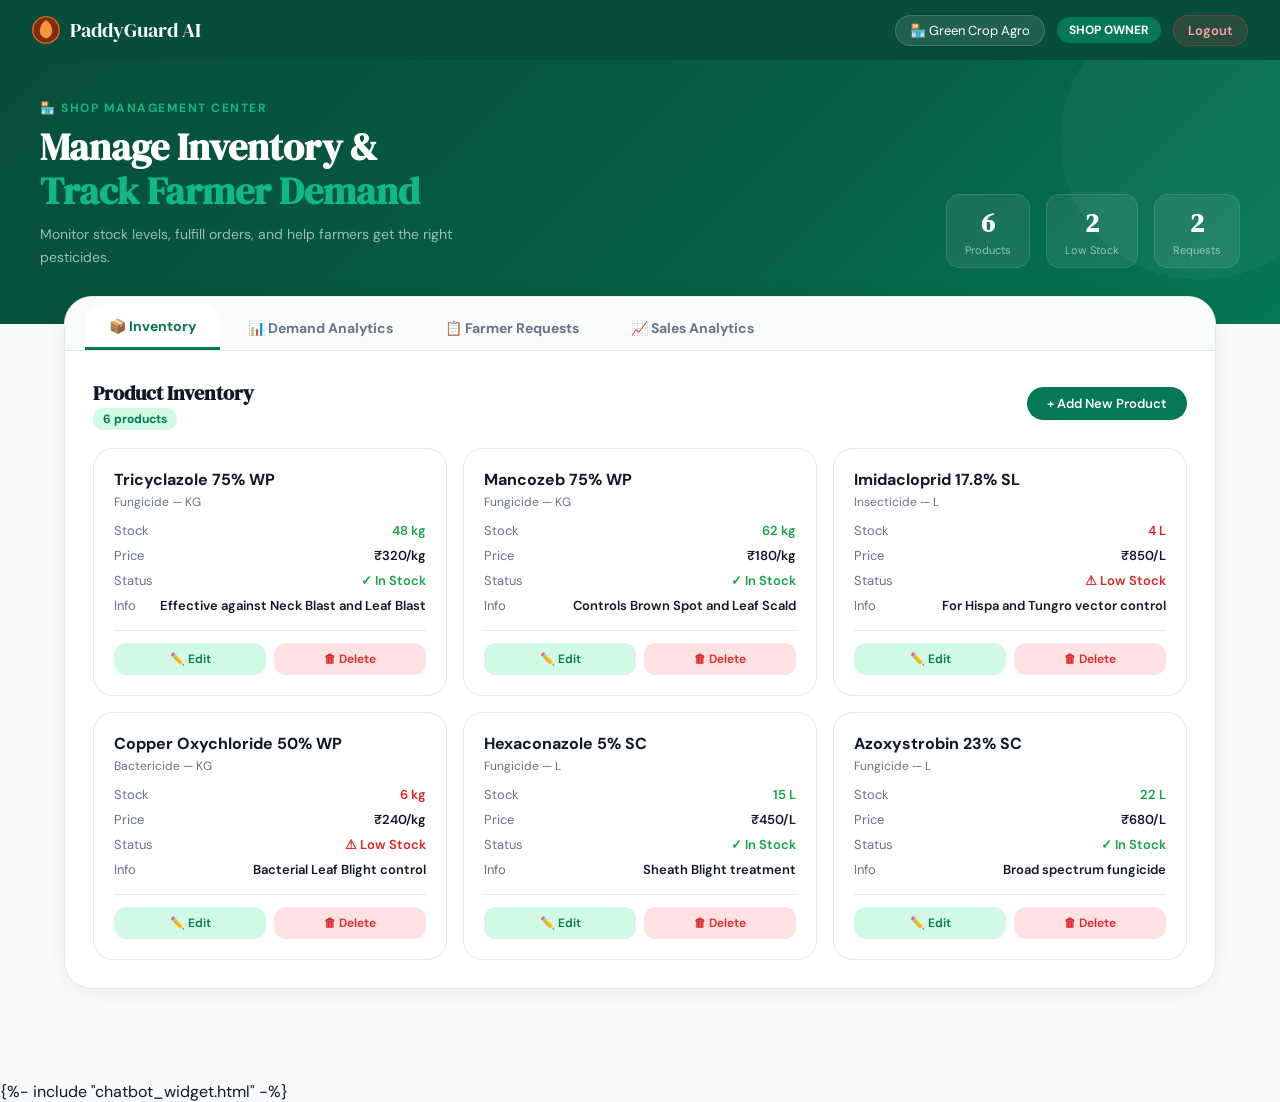
<file: templates/shop_dashboard.html>
<!DOCTYPE html>
<html lang="en">
<head>
  <!-- PWA Setup -->
  <link rel="manifest" href="/static/manifest.json">
  <meta name="theme-color" content="#16a34a">
  <link rel="apple-touch-icon" href="/static/icon-192.png">

<meta charset="UTF-8"/>
<meta name="viewport" content="width=device-width, initial-scale=1.0"/>
<title>PaddyGuard AI — Shop Owner Dashboard</title>
<link href="https://fonts.googleapis.com/css2?family=DM+Serif+Display&family=DM+Sans:wght@300;400;500;600;700&display=swap" rel="stylesheet"/>
<style>
  :root {
  --orange-900: #064e3b;
  --orange-800: #065f46;
  --orange-600: #047857;
  --orange-500: #059669;
  --orange-400: #10b981;
  --orange-100: #d1fae5;
  --green-700: #1a5c38;
  --green-500: #27a05e;
  --green-400: #4ade80;
  --green-100: #dcfce7;
  --red: #ef4444;
  --blue: #3b82f6;
  --border: #e2e8f0;
  --text-main: #0f172a;
  --text-muted: #64748b;
  --bg: #f8fafc;
  --shadow: 0 4px 24px rgba(0,0,0,0.06);
  --radius: 20px;
}


* { margin:0; padding:0; box-sizing:border-box; }
body { font-family:'DM Sans',sans-serif; background:var(--bg); color:var(--text-main); min-height:100vh; }

/* ── TOPBAR ── */
.topbar {
  background: var(--orange-900);
  height: 60px;
  padding: 0 32px;
  display: flex;
  align-items: center;
  justify-content: space-between;
  position: sticky;
  top: 0;
  z-index: 100;
}
.logo { display:flex; align-items:center; gap:10px; font-family:'DM Serif Display',serif; font-size:20px; color:#fff; }
.topbar-right { display:flex; align-items:center; gap:12px; }
.user-chip { background:rgba(255,255,255,0.1); border:1px solid rgba(255,255,255,0.15); color:#fff; padding:6px 14px; border-radius:30px; font-size:13px; }
.role-badge { background:var(--orange-600); color:#fff; padding:5px 12px; border-radius:30px; font-size:12px; font-weight:700; }
.btn-logout { background:rgba(239,68,68,0.15); border:1px solid rgba(239,68,68,0.3); color:#fca5a5; padding:6px 14px; border-radius:30px; cursor:pointer; font-size:13px; font-family:inherit; font-weight:600; }

/* ── HERO ── */
.hero {
  background: linear-gradient(135deg, var(--orange-900) 0%, var(--orange-800) 60%, var(--orange-600) 100%);
  padding: 40px 32px 56px;
  position: relative;
  overflow: hidden;
}
.hero::before { content:''; position:absolute; top:-60px; right:-60px; width:280px; height:280px; background:rgba(255,255,255,0.04); border-radius:50%; }
.hero-inner { max-width:1200px; margin:0 auto; position:relative; z-index:1; display:flex; justify-content:space-between; align-items:flex-end; flex-wrap:wrap; gap:24px; }
.hero-label { font-size:12px; font-weight:700; letter-spacing:1.5px; color:var(--orange-400); text-transform:uppercase; margin-bottom:10px; }
.hero-title { font-family:'DM Serif Display',serif; font-size:38px; color:#fff; line-height:1.15; margin-bottom:10px; }
.hero-title span { color:var(--orange-400); }
.hero-sub { color:rgba(255,255,255,0.6); font-size:14px; max-width:440px; line-height:1.6; }
.hero-stats { display:flex; gap:16px; flex-wrap:wrap; }
.hero-stat { background:rgba(255,255,255,0.08); border:1px solid rgba(255,255,255,0.1); padding:10px 18px; border-radius:14px; text-align:center; }
.hero-stat-val { font-size:26px; font-weight:800; color:#fff; font-family:'DM Serif Display',serif; }
.hero-stat-label { font-size:11px; color:rgba(255,255,255,0.55); margin-top:2px; }

/* ── MAIN ── */
.main { max-width:1200px; margin:-28px auto 0; padding:0 24px 60px; position:relative; z-index:2; }

/* ── TABS ── */
.tabs-container {
  background: #fff;
  border-radius: 28px;
  box-shadow: var(--shadow);
  border: 1px solid var(--border);
  overflow: hidden;
  margin-bottom: 32px;
}
.tabs-header {
  display: flex;
  gap: 4px;
  background: #fafcfb;
  border-bottom: 1px solid var(--border);
  padding: 8px 20px 0;
  flex-wrap: wrap;
}
.tab-btn {
  padding: 12px 24px;
  font-family: 'DM Sans', sans-serif;
  font-weight: 700;
  font-size: 14px;
  background: none;
  border: none;
  cursor: pointer;
  color: var(--text-muted);
  border-radius: 16px 16px 0 0;
  transition: all 0.2s;
  display: flex;
  align-items: center;
  gap: 8px;
}
.tab-btn:hover { color: var(--orange-600); background: var(--orange-100); }
.tab-btn.active {
  color: var(--orange-600);
  background: #fff;
  border-bottom: 3px solid var(--orange-600);
}
.tab-content {
  display: none;
  padding: 28px;
  animation: fadeIn 0.3s ease;
}
.tab-content.active { display: block; }
@keyframes fadeIn {
  from { opacity: 0; transform: translateY(10px); }
  to { opacity: 1; transform: translateY(0); }
}

/* ── SECTION HEADER ── */
.sec-header { display:flex; align-items:center; justify-content:space-between; flex-wrap:wrap; gap:12px; margin-bottom:20px; }
.sec-title { font-family:'DM Serif Display',serif; font-size:20px; }
.sec-badge { background:var(--orange-100); color:var(--orange-600); padding:3px 10px; border-radius:20px; font-size:12px; font-weight:700; }
.btn-add {
  background: var(--orange-600);
  color: #fff;
  border: none;
  padding: 8px 20px;
  border-radius: 30px;
  font-family: inherit;
  font-weight: 600;
  font-size: 13px;
  cursor: pointer;
  display: flex;
  align-items: center;
  gap: 6px;
}
.btn-add:hover { background: var(--orange-800); }

/* ── STAT CARDS ── */
.stats-grid { display:grid; grid-template-columns:repeat(4,1fr); gap:16px; margin-bottom:28px; }
@media(max-width:700px){ .stats-grid{ grid-template-columns:repeat(2,1fr); } }
.stat-card { background:#fff; border-radius:20px; padding:20px; border:1px solid var(--border); box-shadow:var(--shadow); }
.stat-icon { font-size:28px; margin-bottom:10px; }
.stat-val { font-size:32px; font-weight:800; font-family:'DM Serif Display',serif; }
.stat-label { font-size:12px; font-weight:600; color:var(--text-muted); margin-top:4px; }

/* ── INVENTORY GRID ── */
.inv-grid { display:grid; grid-template-columns:repeat(auto-fill, minmax(320px,1fr)); gap:16px; }
.inv-card {
  background: #fff;
  border-radius: 20px;
  padding: 20px;
  border: 1px solid var(--border);
  transition: 0.2s;
  position: relative;
}
.inv-card:hover { border-color: var(--orange-400); box-shadow: var(--shadow); }
.inv-name { font-size: 16px; font-weight: 700; margin-bottom: 4px; }
.inv-type { font-size: 12px; color: var(--text-muted); margin-bottom: 12px; }
.inv-row { display: flex; justify-content: space-between; font-size: 13px; margin-bottom: 8px; }
.inv-key { color: var(--text-muted); }
.inv-val { font-weight: 600; }
.stock-ok { color: #16a34a; }
.stock-low { color: #dc2626; }
.stock-critical { color: #dc2626; font-weight: 800; }
.card-actions { display: flex; gap: 8px; margin-top: 16px; padding-top: 12px; border-top: 1px solid var(--border); }
.btn-edit, .btn-delete {
  flex: 1;
  padding: 8px;
  border-radius: 12px;
  font-size: 12px;
  font-weight: 600;
  cursor: pointer;
  text-align: center;
  font-family: inherit;
}
.btn-edit { background: var(--orange-100); color: var(--orange-600); border: none; }
.btn-edit:hover { background: var(--orange-200); }
.btn-delete { background: #fee2e2; color: #dc2626; border: none; }
.btn-delete:hover { background: #fecaca; }

/* ── DEMAND GRID ── */
.demand-grid { display:grid; grid-template-columns:repeat(auto-fill, minmax(200px,1fr)); gap:16px; }
.demand-card {
  background: #fff;
  border-radius: 16px;
  padding: 18px;
  border: 1px solid var(--border);
  text-align: center;
  transition: 0.2s;
}
.demand-card:hover { border-color: var(--orange-400); transform: translateY(-2px); }
.demand-name { font-size: 14px; font-weight: 700; margin-bottom: 8px; }
.demand-count { font-size: 28px; font-weight: 800; color: var(--orange-600); }
.demand-label { font-size: 11px; color: var(--text-muted); margin-top: 4px; }

/* ── REQUESTS LIST ── */
.requests-list { display: flex; flex-direction: column; gap: 16px; }
.request-card {
  background: #fff;
  border-radius: 20px;
  padding: 18px;
  border: 1px solid var(--border);
  transition: 0.2s;
}
.request-card:hover { border-color: var(--orange-400); }
.request-header { display: flex; justify-content: space-between; align-items: flex-start; flex-wrap: wrap; gap: 10px; margin-bottom: 12px; }
.request-farmer { font-weight: 700; font-size: 15px; display: flex; align-items: center; gap: 8px; }
.request-status {
  padding: 4px 12px;
  border-radius: 20px;
  font-size: 11px;
  font-weight: 700;
}
.status-pending { background: #fef3c7; color: #6ed85c88; }
.status-fulfilled { background: #dcfce7; color: #15803d; }
.request-details { display: grid; grid-template-columns: repeat(auto-fill, minmax(200px,1fr)); gap: 12px; margin-bottom: 12px; font-size: 13px; }
.detail-item { color: var(--text-muted); }
.detail-item strong { color: var(--text-main); }
.request-actions { display: flex; gap: 10px; }
.btn-fulfill {
  background: var(--green-700);
  color: #fff;
  border: none;
  padding: 8px 20px;
  border-radius: 12px;
  font-family: inherit;
  font-weight: 600;
  font-size: 12px;
  cursor: pointer;
}
.btn-contact {
  background: var(--orange-100);
  color: var(--orange-600);
  border: none;
  padding: 8px 20px;
  border-radius: 12px;
  font-family: inherit;
  font-weight: 600;
  font-size: 12px;
  cursor: pointer;
  text-decoration: none;
  display: inline-flex;
  align-items: center;
  gap: 5px;
}

/* ── MODAL ── */
.modal-overlay {
  display: none;
  position: fixed;
  inset: 0;
  background: rgba(0,0,0,0.55);
  backdrop-filter: blur(4px);
  z-index: 200;
  align-items: center;
  justify-content: center;
}
.modal-overlay.open { display: flex; }
.modal-box {
  background: #fff;
  width: 90%;
  max-width: 500px;
  border-radius: 28px;
  overflow: hidden;
  box-shadow: 0 30px 60px rgba(0,0,0,0.25);
}
.modal-head {
  background: var(--orange-800);
  color: #fff;
  padding: 18px 24px;
  display: flex;
  justify-content: space-between;
  align-items: center;
}
.modal-title { font-family: 'DM Serif Display', serif; font-size: 18px; }
.modal-close {
  background: none;
  border: none;
  color: #fff;
  font-size: 24px;
  cursor: pointer;
}
.modal-body { padding: 24px; }
.modal-body input, .modal-body select, .modal-body textarea {
  width: 100%;
  padding: 12px 14px;
  border: 1.5px solid var(--border);
  border-radius: 14px;
  font-family: inherit;
  font-size: 14px;
  margin-bottom: 16px;
}
.modal-body label { font-size: 13px; font-weight: 600; color: var(--text-muted); margin-bottom: 4px; display: block; }
.modal-body textarea { resize: vertical; }
.btn-submit {
  background: var(--orange-600);
  color: #fff;
  border: none;
  padding: 12px;
  border-radius: 30px;
  font-family: inherit;
  font-weight: 700;
  font-size: 14px;
  cursor: pointer;
  width: 100%;
}

/* ── TOAST ── */
.toast {
  position: fixed;
  bottom: 24px;
  right: 24px;
  background: var(--orange-800);
  color: #fff;
  padding: 12px 20px;
  border-radius: 30px;
  font-size: 13px;
  font-weight: 600;
  transform: translateY(80px);
  opacity: 0;
  transition: all 0.3s;
  z-index: 999;
}
.toast.show { transform: translateY(0); opacity: 1; }

/* ── EMPTY STATE ── */
.empty-state { text-align: center; padding: 60px 24px; color: var(--text-muted); }
.empty-icon { font-size: 48px; margin-bottom: 12px; }

@media(max-width:768px){
  .sidebar { position: relative; width: 100%; height: auto; border-right: none; border-bottom: 1px solid var(--border-color); flex-direction: row; flex-wrap: wrap; align-items: center; justify-content: space-between; padding: 16px; }
  .main-content { margin-left: 0; padding: 16px; max-width: 100%; }
  .nav-menu { flex-direction: row; flex-wrap: wrap; gap: 5px; width: 100%; margin-top: 10px; }
  .nav-item { flex: 1; min-width: 120px; padding: 8px; justify-content: center; }
  .user-profile { display: none; }
  .stat-grid { grid-template-columns: 1fr; }
  .charts-wrapper { grid-template-columns: 1fr; }
  .table-container { overflow-x: auto; display: block; width: 100%; }
}

</style>
</head>
<body>

<div class="topbar">
  <div class="logo">
    <svg width="28" height="28" viewBox="0 0 36 36" fill="none">
      <circle cx="18" cy="18" r="17" fill="#7c2d12" stroke="#f97316" stroke-width="1.5"/>
      <path d="M18 5C18 5 10 10 10 19C10 23.8 13 27.5 18 29C23 27.5 26 23.8 26 19C26 10 18 5 18 5Z" fill="#fb923c"/>
    </svg>
    PaddyGuard AI
  </div>
  <div class="topbar-right">
    <span class="user-chip">🏪 <span id="shopName">Shop Owner</span></span>
    <span class="role-badge">SHOP OWNER</span>
    <button class="btn-logout" onclick="logout()">Logout</button>
  </div>
</div>

<div class="hero">
  <div class="hero-inner">
    <div class="hero-left">
      <div class="hero-label">🏪 Shop Management Center</div>
      <h1 class="hero-title">Manage Inventory &<br/><span>Track Farmer Demand</span></h1>
      <p class="hero-sub">Monitor stock levels, fulfill orders, and help farmers get the right pesticides.</p>
    </div>
    <div class="hero-stats">
      <div class="hero-stat"><div class="hero-stat-val" id="heroTotal">0</div><div class="hero-stat-label">Products</div></div>
      <div class="hero-stat"><div class="hero-stat-val" id="heroLowStock">0</div><div class="hero-stat-label">Low Stock</div></div>
      <div class="hero-stat"><div class="hero-stat-val" id="heroRequests">0</div><div class="hero-stat-label">Requests</div></div>
    </div>
  </div>
</div>

<div class="main">
  <div class="tabs-container">
    <div class="tabs-header">
      <button class="tab-btn active" onclick="switchTab('inventory')">📦 Inventory</button>
      <button class="tab-btn" onclick="switchTab('demand')">📊 Demand Analytics</button>
      <button class="tab-btn" onclick="switchTab('requests')">📋 Farmer Requests</button>
      <button class="tab-btn" onclick="switchTab('analytics')">📈 Sales Analytics</button>
    </div>

    <!-- TAB 1: INVENTORY -->
    <div id="tab-inventory" class="tab-content active">
      <div class="sec-header">
        <div class="sec-header-left">
          <h2 class="sec-title">Product Inventory</h2>
          <span class="sec-badge" id="inventoryCount">0 products</span>
        </div>
        <button class="btn-add" onclick="openAddProductModal()">+ Add New Product</button>
      </div>
      <div class="inv-grid" id="inventoryGrid"></div>
    </div>

    <!-- TAB 2: DEMAND ANALYTICS -->
    <div id="tab-demand" class="tab-content">
      <div class="sec-header">
        <h2 class="sec-title">Top Demanded Pesticides</h2>
        <span class="sec-badge">Based on farmer requests</span>
      </div>
      <div class="demand-grid" id="demandGrid"></div>
    </div>

    <!-- TAB 3: FARMER REQUESTS -->
    <div id="tab-requests" class="tab-content">
      <div class="sec-header">
        <h2 class="sec-title">Farmer Product Requests</h2>
        <span class="sec-badge" id="requestsCount">0 requests</span>
      </div>
      <div class="requests-list" id="requestsList"></div>
    </div>

    <!-- TAB 4: SALES ANALYTICS -->
    <div id="tab-analytics" class="tab-content">
      <div class="stats-grid" style="margin-bottom: 24px;">
        <div class="stat-card">
          <div class="stat-icon">💰</div>
          <div class="stat-label">Total Revenue</div>
          <div class="stat-val" id="totalRevenue">₹0</div>
        </div>
        <div class="stat-card">
          <div class="stat-icon">📊</div>
          <div class="stat-label">Total Orders</div>
          <div class="stat-val" id="totalOrders">0</div>
        </div>
        <div class="stat-card">
          <div class="stat-icon">⭐</div>
          <div class="stat-label">Avg. Rating</div>
          <div class="stat-val" id="avgRating">0</div>
        </div>
        <div class="stat-card">
          <div class="stat-icon">🔄</div>
          <div class="stat-label">Reorder Rate</div>
          <div class="stat-val" id="reorderRate">0%</div>
        </div>
      </div>
      <div class="sec-header">
        <h2 class="sec-title">Recent Sales</h2>
      </div>
      <div class="requests-list" id="salesList"></div>
    </div>
  </div>
</div>

<!-- ADD/EDIT PRODUCT MODAL -->
<div id="productModal" class="modal-overlay">
  <div class="modal-box">
    <div class="modal-head">
      <span class="modal-title" id="modalTitle">Add Product</span>
      <button class="modal-close" onclick="closeProductModal()">✕</button>
    </div>
    <div class="modal-body">
      <input type="hidden" id="productId">
      <label>Product Name</label>
      <input type="text" id="productName" placeholder="e.g., Tricyclazole 75% WP">
      <label>Category / Type</label>
      <select id="productCategory">
        <option value="Fungicide">Fungicide</option>
        <option value="Insecticide">Insecticide</option>
        <option value="Bactericide">Bactericide</option>
        <option value="Herbicide">Herbicide</option>
        <option value="Organic">Organic</option>
      </select>
      <label>Stock Quantity</label>
      <input type="number" id="productStock" placeholder="Quantity in kg/L" step="0.5">
      <label>Price (₹ per unit)</label>
      <input type="number" id="productPrice" placeholder="Price per kg/L">
      <label>Unit</label>
      <select id="productUnit">
        <option value="kg">kg</option>
        <option value="L">L</option>
        <option value="g">g</option>
        <option value="ml">ml</option>
      </select>
      <label>Minimum Stock Alert</label>
      <input type="number" id="productMinStock" placeholder="Alert when stock below" value="10">
      <label>Description (optional)</label>
      <textarea id="productDesc" rows="2" placeholder="Target diseases, usage instructions..."></textarea>
      <button class="btn-submit" onclick="saveProduct()">Save Product</button>
    </div>
  </div>
</div>

<div class="toast" id="toast"></div>

<script>
// ─── STORAGE KEYS ───
const INVENTORY_KEY = 'pg_shop_inventory';
const SHOP_REQUESTS_KEY = 'pg_shop_requests';
const SALES_KEY = 'pg_shop_sales';
const SHOP_KEY = 'pg_shop';

// ─── SAMPLE INITIAL DATA ───
const DEFAULT_INVENTORY = [
  { id: 'p1', name: 'Tricyclazole 75% WP', category: 'Fungicide', stock: 48, price: 320, unit: 'kg', minStock: 10, description: 'Effective against Neck Blast and Leaf Blast' },
  { id: 'p2', name: 'Mancozeb 75% WP', category: 'Fungicide', stock: 62, price: 180, unit: 'kg', minStock: 15, description: 'Controls Brown Spot and Leaf Scald' },
  { id: 'p3', name: 'Imidacloprid 17.8% SL', category: 'Insecticide', stock: 4, price: 850, unit: 'L', minStock: 10, description: 'For Hispa and Tungro vector control' },
  { id: 'p4', name: 'Copper Oxychloride 50% WP', category: 'Bactericide', stock: 6, price: 240, unit: 'kg', minStock: 8, description: 'Bacterial Leaf Blight control' },
  { id: 'p5', name: 'Hexaconazole 5% SC', category: 'Fungicide', stock: 15, price: 450, unit: 'L', minStock: 5, description: 'Sheath Blight treatment' },
  { id: 'p6', name: 'Azoxystrobin 23% SC', category: 'Fungicide', stock: 22, price: 680, unit: 'L', minStock: 8, description: 'Broad spectrum fungicide' }
];

const DEFAULT_REQUESTS = [
  { id: 'r1', farmerName: 'Raju Yadav', farmerPhone: '+919876543210', farmerLocation: 'Karimnagar', productName: 'Tricyclazole 75% WP', quantity: 5, unit: 'kg', status: 'pending', date: '2026-04-05', message: 'Need urgently for Neck Blast' },
  { id: 'r2', farmerName: 'Suresh Kumar', farmerPhone: '+919123456789', farmerLocation: 'Jagtial', productName: 'Mancozeb 75% WP', quantity: 10, unit: 'kg', status: 'pending', date: '2026-04-06', message: 'Brown spot spreading' },
  { id: 'r3', farmerName: 'Venkat Reddy', farmerPhone: '+919887654321', farmerLocation: 'Metpally', productName: 'Imidacloprid 17.8% SL', quantity: 2, unit: 'L', status: 'fulfilled', date: '2026-04-01', message: '' }
];

// ─── STATE ───
let inventory = [];
let shopRequests = [];
let sales = [];
let shopName = 'Green Crop Agro';

// ─── INIT ───
function init() {
  loadData();
  renderInventory();
  renderDemandAnalytics();
  renderRequests();
  renderSalesAnalytics();
  updateStats();
  document.getElementById('shopName').textContent = shopName;
}

function loadData() {
  const savedInv = localStorage.getItem(INVENTORY_KEY);
  if (savedInv) {
    inventory = JSON.parse(savedInv);
  } else {
    inventory = DEFAULT_INVENTORY;
    localStorage.setItem(INVENTORY_KEY, JSON.stringify(inventory));
  }
  
  const savedReqs = localStorage.getItem(SHOP_REQUESTS_KEY);
  if (savedReqs) {
    shopRequests = JSON.parse(savedReqs);
  } else {
    shopRequests = DEFAULT_REQUESTS;
    localStorage.setItem(SHOP_REQUESTS_KEY, JSON.stringify(shopRequests));
  }
  
  const savedSales = localStorage.getItem(SALES_KEY);
  if (savedSales) {
    sales = JSON.parse(savedSales);
  } else {
    sales = [];
    localStorage.setItem(SALES_KEY, JSON.stringify(sales));
  }
  
  const savedShop = localStorage.getItem(SHOP_KEY);
  if (savedShop) {
    const shop = JSON.parse(savedShop);
    shopName = shop.name || 'Green Crop Agro';
  }
}

function saveInventory() {
  localStorage.setItem(INVENTORY_KEY, JSON.stringify(inventory));
}

function saveRequests() {
  localStorage.setItem(SHOP_REQUESTS_KEY, JSON.stringify(shopRequests));
}

function saveSales() {
  localStorage.setItem(SALES_KEY, JSON.stringify(sales));
}

// ─── INVENTORY RENDERING ───
function renderInventory() {
  const grid = document.getElementById('inventoryGrid');
  document.getElementById('inventoryCount').textContent = inventory.length + ' products';
  
  if (!inventory.length) {
    grid.innerHTML = `<div class="empty-state"><div class="empty-icon">📦</div><div>No products yet. Click "Add New Product" to start.</div></div>`;
    return;
  }
  
  grid.innerHTML = inventory.map(product => {
    const isLowStock = product.stock <= product.minStock;
    const stockClass = isLowStock ? 'stock-low' : 'stock-ok';
    const stockText = isLowStock ? (product.stock <= 2 ? '🔴 Critical Stock' : '⚠ Low Stock') : '✓ In Stock';
    
    return `
    <div class="inv-card">
      <div class="inv-name">${escapeHtml(product.name)}</div>
      <div class="inv-type">${product.category} — ${product.unit ? product.unit.toUpperCase() : ''}</div>
      <div class="inv-row"><span class="inv-key">Stock</span><span class="inv-val ${stockClass}">${product.stock} ${product.unit}</span></div>
      <div class="inv-row"><span class="inv-key">Price</span><span class="inv-val">₹${product.price}/${product.unit}</span></div>
      <div class="inv-row"><span class="inv-key">Status</span><span class="inv-val ${stockClass}">${stockText}</span></div>
      ${product.description ? `<div class="inv-row"><span class="inv-key">Info</span><span class="inv-val">${escapeHtml(product.description.substring(0, 50))}${product.description.length > 50 ? '...' : ''}</span></div>` : ''}
      <div class="card-actions">
        <button class="btn-edit" onclick="editProduct('${product.id}')">✏️ Edit</button>
        <button class="btn-delete" onclick="deleteProduct('${product.id}')">🗑 Delete</button>
      </div>
    </div>`;
  }).join('');
}

function openAddProductModal() {
  document.getElementById('modalTitle').textContent = 'Add New Product';
  document.getElementById('productId').value = '';
  document.getElementById('productName').value = '';
  document.getElementById('productCategory').value = 'Fungicide';
  document.getElementById('productStock').value = '';
  document.getElementById('productPrice').value = '';
  document.getElementById('productUnit').value = 'kg';
  document.getElementById('productMinStock').value = '10';
  document.getElementById('productDesc').value = '';
  document.getElementById('productModal').classList.add('open');
}

window.editProduct = function(id) {
  const product = inventory.find(p => p.id === id);
  if (!product) return;
  document.getElementById('modalTitle').textContent = 'Edit Product';
  document.getElementById('productId').value = product.id;
  document.getElementById('productName').value = product.name;
  document.getElementById('productCategory').value = product.category;
  document.getElementById('productStock').value = product.stock;
  document.getElementById('productPrice').value = product.price;
  document.getElementById('productUnit').value = product.unit;
  document.getElementById('productMinStock').value = product.minStock;
  document.getElementById('productDesc').value = product.description || '';
  document.getElementById('productModal').classList.add('open');
};

function saveProduct() {
  const id = document.getElementById('productId').value;
  const product = {
    id: id || 'p' + Date.now(),
    name: document.getElementById('productName').value,
    category: document.getElementById('productCategory').value,
    stock: parseFloat(document.getElementById('productStock').value) || 0,
    price: parseFloat(document.getElementById('productPrice').value) || 0,
    unit: document.getElementById('productUnit').value,
    minStock: parseFloat(document.getElementById('productMinStock').value) || 10,
    description: document.getElementById('productDesc').value
  };
  
  if (!product.name) { showToast('❌ Please enter product name'); return; }
  if (product.stock < 0) { showToast('❌ Invalid stock quantity'); return; }
  if (product.price <= 0) { showToast('❌ Please enter valid price'); return; }
  
  if (id) {
    const index = inventory.findIndex(p => p.id === id);
    if (index !== -1) inventory[index] = product;
  } else {
    inventory.push(product);
  }
  
  saveInventory();
  closeProductModal();
  renderInventory();
  updateStats();
  renderDemandAnalytics();
  showToast(id ? '✅ Product updated!' : '✅ Product added!');
}

window.deleteProduct = function(id) {
  if (confirm('Are you sure you want to delete this product?')) {
    inventory = inventory.filter(p => p.id !== id);
    saveInventory();
    renderInventory();
    updateStats();
    renderDemandAnalytics();
    showToast('✅ Product deleted');
  }
};

function closeProductModal() {
  document.getElementById('productModal').classList.remove('open');
}

// ─── DEMAND ANALYTICS ───
function renderDemandAnalytics() {
  // Count how many times each product is requested
  const demandMap = {};
  shopRequests.forEach(req => {
    if (req.status !== 'fulfilled') return;
    const productName = req.productName;
    demandMap[productName] = (demandMap[productName] || 0) + (req.quantity || 1);
  });
  
  // Also count from inventory? Add some sample demand
  const topDemands = [
    { name: 'Tricyclazole 75% WP', count: 24 },
    { name: 'Mancozeb 75% WP', count: 18 },
    { name: 'Hexaconazole 5% SC', count: 15 },
    { name: 'Copper Oxychloride', count: 12 },
    { name: 'Imidacloprid 17.8%', count: 8 }
  ];
  
  const grid = document.getElementById('demandGrid');
  grid.innerHTML = topDemands.map(d => `
    <div class="demand-card">
      <div class="demand-name">${escapeHtml(d.name)}</div>
      <div class="demand-count">${d.count}</div>
      <div class="demand-label">requests this month</div>
    </div>
  `).join('');
}

// ─── FARMER REQUESTS ───
function renderRequests() {
  const container = document.getElementById('requestsList');
  const pendingReqs = shopRequests.filter(r => r.status === 'pending');
  document.getElementById('requestsCount').textContent = pendingReqs.length + ' pending';
  
  if (!shopRequests.length) {
    container.innerHTML = `<div class="empty-state"><div class="empty-icon">📋</div><div>No farmer requests yet.</div></div>`;
    return;
  }
  
  container.innerHTML = shopRequests.map(req => `
    <div class="request-card">
      <div class="request-header">
        <div class="request-farmer">
          <span>👨‍🌾 ${escapeHtml(req.farmerName)}</span>
          <span style="font-size: 12px; color: var(--text-muted);">📍 ${escapeHtml(req.farmerLocation)}</span>
        </div>
        <span class="request-status ${req.status === 'pending' ? 'status-pending' : 'status-fulfilled'}">
          ${req.status === 'pending' ? '⏳ Pending' : '✅ Fulfilled'}
        </span>
      </div>
      <div class="request-details">
        <div class="detail-item"><strong>🧪 Product:</strong> ${escapeHtml(req.productName)}</div>
        <div class="detail-item"><strong>📦 Quantity:</strong> ${req.quantity} ${req.unit}</div>
        <div class="detail-item"><strong>📅 Requested:</strong> ${req.date}</div>
      </div>
      ${req.message ? `<div style="font-size: 12px; color: var(--text-muted); margin-bottom: 12px;"><strong>💬 Message:</strong> ${escapeHtml(req.message)}</div>` : ''}
      <div class="request-actions">
        ${req.status === 'pending' ? `<button class="btn-fulfill" onclick="fulfillRequest('${req.id}')">✅ Mark as Fulfilled</button>` : ''}
        <a href="tel:${req.farmerPhone}" class="btn-contact">📞 Contact Farmer</a>
        <a href="https://wa.me/${req.farmerPhone.replace(/\D/g,'')}" target="_blank" class="btn-contact">💬 WhatsApp</a>
      </div>
    </div>
  `).join('');
}

window.fulfillRequest = function(id) {
  const req = shopRequests.find(r => r.id === id);
  if (!req) return;
  
  // Find product and update stock
  const product = inventory.find(p => p.name === req.productName);
  if (product) {
    const newStock = product.stock - req.quantity;
    if (newStock < 0) {
      showToast(`❌ Insufficient stock! Only ${product.stock} ${product.unit} available.`);
      return;
    }
    product.stock = newStock;
    saveInventory();
    
    // Record sale
    const sale = {
      id: 's' + Date.now(),
      productName: req.productName,
      quantity: req.quantity,
      price: product.price,
      total: product.price * req.quantity,
      farmerName: req.farmerName,
      date: new Date().toISOString().split('T')[0]
    };
    sales.push(sale);
    saveSales();
  }
  
  // Update request status
  req.status = 'fulfilled';
  saveRequests();
  renderRequests();
  renderInventory();
  renderSalesAnalytics();
  updateStats();
  showToast(`✅ Fulfilled request for ${req.productName}! Stock updated.`);
};

// ─── SALES ANALYTICS ───
function renderSalesAnalytics() {
  const totalRevenue = sales.reduce((sum, sale) => sum + sale.total, 0);
  const totalOrders = sales.length;
  const avgRating = 4.5; // Placeholder - would come from farmer feedback
  const reorderRate = sales.length > 0 ? Math.min(100, Math.round((sales.filter(s => s.quantity > 2).length / sales.length) * 100)) : 0;
  
  document.getElementById('totalRevenue').textContent = `₹${totalRevenue.toLocaleString()}`;
  document.getElementById('totalOrders').textContent = totalOrders;
  document.getElementById('avgRating').textContent = avgRating.toFixed(1) + ' ⭐';
  document.getElementById('reorderRate').textContent = reorderRate + '%';
  
  const salesList = document.getElementById('salesList');
  if (!sales.length) {
    salesList.innerHTML = `<div class="empty-state"><div class="empty-icon">💰</div><div>No sales recorded yet.</div></div>`;
    return;
  }
  
  const recentSales = [...sales].reverse().slice(0, 10);
  salesList.innerHTML = recentSales.map(sale => `
    <div class="request-card">
      <div class="request-header">
        <div class="request-farmer">
          <span>🧪 ${escapeHtml(sale.productName)}</span>
        </div>
        <span style="font-weight: 700; color: var(--orange-600);">₹${sale.total.toLocaleString()}</span>
      </div>
      <div class="request-details">
        <div class="detail-item"><strong>👨‍🌾 Farmer:</strong> ${escapeHtml(sale.farmerName)}</div>
        <div class="detail-item"><strong>📦 Quantity:</strong> ${sale.quantity}</div>
        <div class="detail-item"><strong>📅 Date:</strong> ${sale.date}</div>
      </div>
    </div>
  `).join('');
}

// ─── STATS UPDATE ───
function updateStats() {
  const totalProducts = inventory.length;
  const lowStockCount = inventory.filter(p => p.stock <= p.minStock).length;
  const pendingRequests = shopRequests.filter(r => r.status === 'pending').length;
  
  document.getElementById('heroTotal').textContent = totalProducts;
  document.getElementById('heroLowStock').textContent = lowStockCount;
  document.getElementById('heroRequests').textContent = pendingRequests;
}

// ─── TAB SWITCHING ───
function switchTab(tabName) {
  document.querySelectorAll('.tab-btn').forEach(btn => btn.classList.remove('active'));
  document.querySelectorAll('.tab-content').forEach(content => content.classList.remove('active'));
  
  const tabMap = {
    inventory: { btn: 0, el: 'tab-inventory' },
    demand: { btn: 1, el: 'tab-demand' },
    requests: { btn: 2, el: 'tab-requests' },
    analytics: { btn: 3, el: 'tab-analytics' }
  };
  
  const tab = tabMap[tabName];
  if (tab) {
    document.querySelectorAll('.tab-btn')[tab.btn].classList.add('active');
    document.getElementById(tab.el).classList.add('active');
    
    // Refresh data when switching tabs
    if (tabName === 'inventory') renderInventory();
    if (tabName === 'demand') renderDemandAnalytics();
    if (tabName === 'requests') renderRequests();
    if (tabName === 'analytics') renderSalesAnalytics();
  }
}

// ─── UTILS ───
function escapeHtml(str) {
  if (!str) return '';
  return str.replace(/[&<>]/g, function(m) {
    if (m === '&') return '&amp;';
    if (m === '<') return '&lt;';
    if (m === '>') return '&gt;';
    return m;
  });
}

function showToast(msg) {
  const t = document.getElementById('toast');
  t.textContent = msg;
  t.classList.add('show');
  setTimeout(() => t.classList.remove('show'), 3000);
}

function logout() {
  if (confirm('Are you sure you want to logout?')) {
    window.location.href = '/';
  }
}

// Close modal on outside click
document.getElementById('productModal').onclick = (e) => {
  if (e.target === document.getElementById('productModal')) closeProductModal();
};

// Start the app
init();
</script>
{%- include "chatbot_widget.html" -%}

  <!-- PWA Service Worker Registration -->
  <script>
    if ('serviceWorker' in navigator) {
      window.addEventListener('load', () => {
        navigator.serviceWorker.register('/static/sw.js')
          .then(reg => console.log('ServiceWorker registered'))
          .catch(err => console.log('ServiceWorker registration failed: ', err));
      });
    }
  </script>
</body>

</html>
</file>
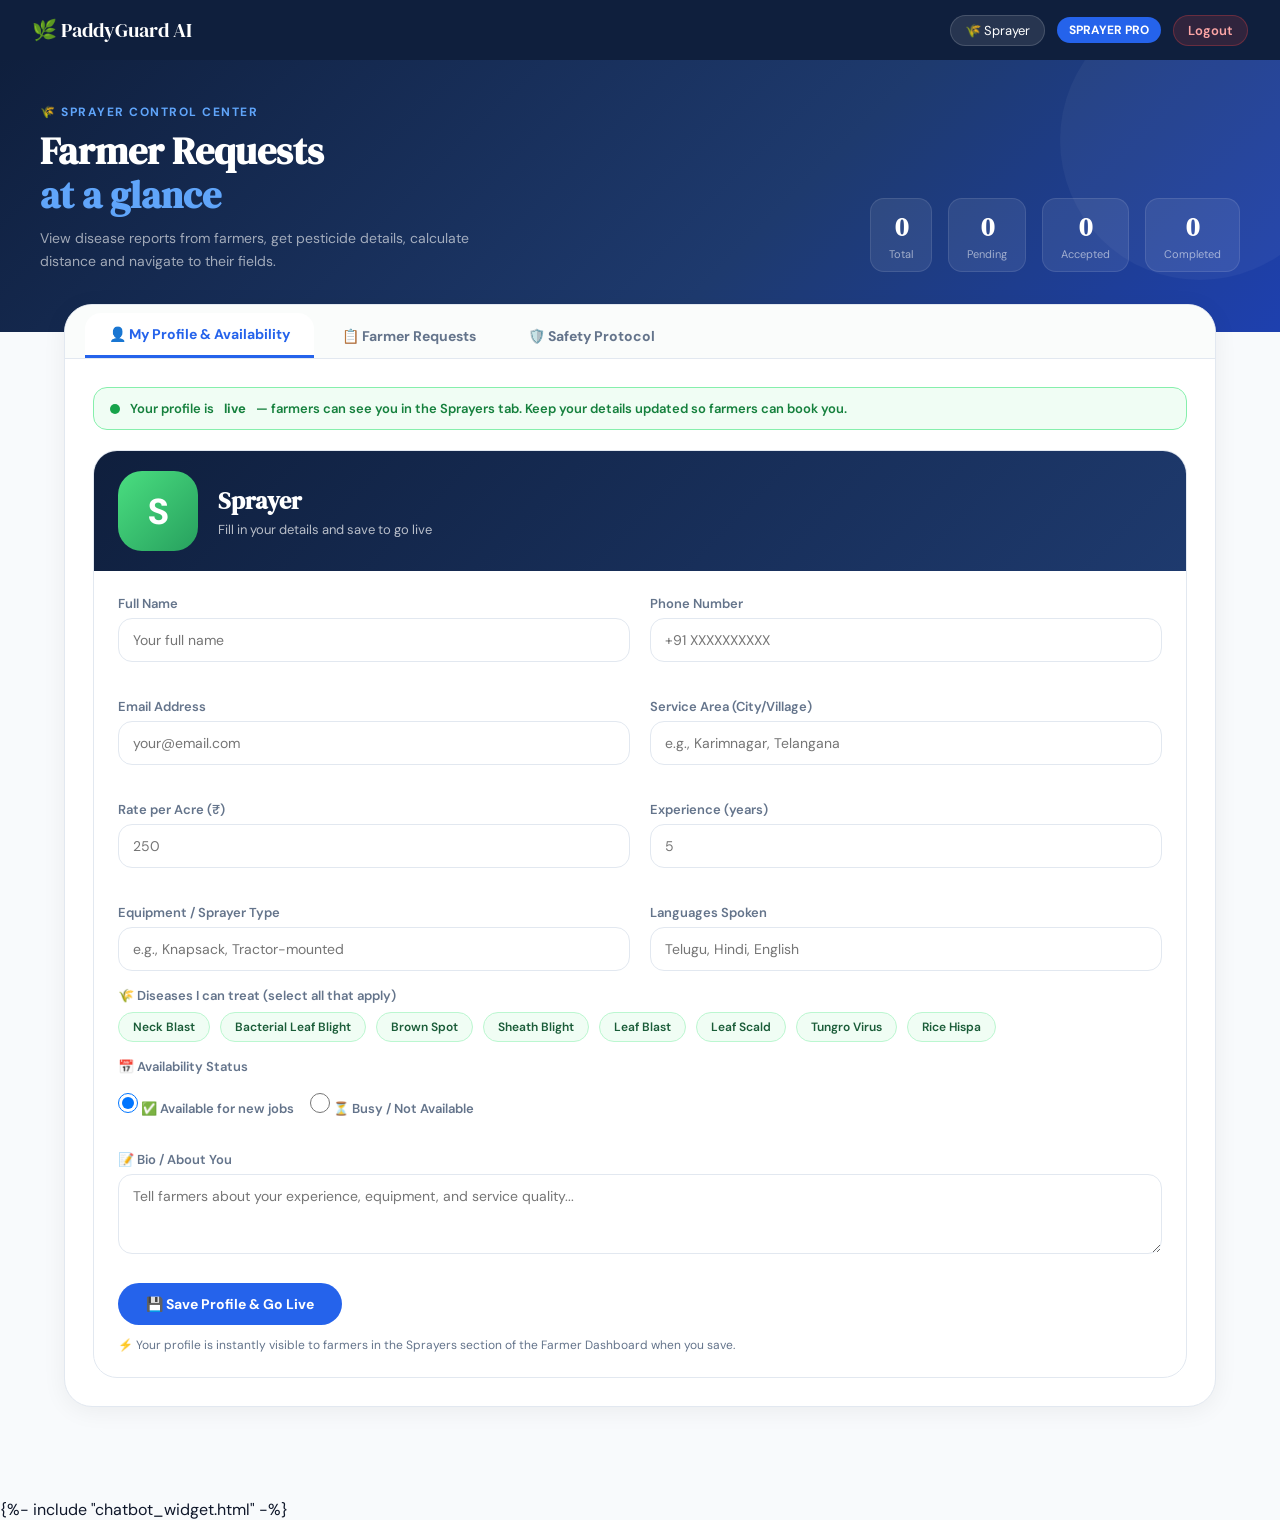
<file: templates/sprayer_dashboard.html>
<!DOCTYPE html>
<html lang="en">
<head>
  <!-- PWA Setup -->
  <link rel="manifest" href="/static/manifest.json">
  <meta name="theme-color" content="#16a34a">
  <link rel="apple-touch-icon" href="/static/icon-192.png">

<meta charset="UTF-8"/>
<meta name="viewport" content="width=device-width, initial-scale=1.0"/>
<title>PaddyGuard AI — Sprayer Dashboard</title>
<link href="https://fonts.googleapis.com/css2?family=DM+Serif+Display&family=DM+Sans:wght@300;400;500;600;700&display=swap" rel="stylesheet"/>
<style>
:root {
  --blue-900: #0f1f3d; --blue-800: #1e3a6e; --blue-600: #2563eb; --blue-400: #60a5fa; --blue-100: #dbeafe;
  --green-700: #1a5c38; --green-500: #27a05e; --green-400: #4ade80; --green-100: #dcfce7; --green-50: #f0fdf4;
  --amber: #f59e0b; --red: #ef4444; --purple: #7c3aed;
  --border: #e2e8f0; --text-main: #0f172a; --text-muted: #64748b; --bg: #f8fafc;
  --shadow: 0 4px 24px rgba(0,0,0,0.06); --radius: 20px;
}
*{margin:0;padding:0;box-sizing:border-box;}
body{font-family:'DM Sans',sans-serif;background:var(--bg);color:var(--text-main);min-height:100vh;}
.topbar{background:var(--blue-900);height:60px;padding:0 32px;display:flex;align-items:center;justify-content:space-between;position:sticky;top:0;z-index:100;}
.logo{display:flex;align-items:center;gap:10px;font-family:'DM Serif Display',serif;font-size:20px;color:#fff;}
.topbar-right{display:flex;align-items:center;gap:12px;}
.user-chip{background:rgba(255,255,255,0.1);border:1px solid rgba(255,255,255,0.15);color:#fff;padding:6px 14px;border-radius:30px;font-size:13px;}
.role-badge{background:var(--blue-600);color:#fff;padding:5px 12px;border-radius:30px;font-size:12px;font-weight:700;}
.btn-logout{background:rgba(239,68,68,0.15);border:1px solid rgba(239,68,68,0.3);color:#fca5a5;padding:6px 14px;border-radius:30px;cursor:pointer;font-size:13px;font-family:inherit;font-weight:600;}
.hero{background:linear-gradient(135deg,var(--blue-900) 0%,var(--blue-800) 60%,#1e40af 100%);padding:44px 32px 60px;position:relative;overflow:hidden;}
.hero::before{content:'';position:absolute;top:-60px;right:-60px;width:280px;height:280px;background:rgba(255,255,255,0.04);border-radius:50%;}
.hero-inner{max-width:1200px;margin:0 auto;position:relative;z-index:1;display:flex;justify-content:space-between;align-items:flex-end;flex-wrap:wrap;gap:24px;}
.hero-label{font-size:12px;font-weight:700;letter-spacing:1.5px;color:var(--blue-400);text-transform:uppercase;margin-bottom:10px;}
.hero-title{font-family:'DM Serif Display',serif;font-size:38px;color:#fff;line-height:1.15;margin-bottom:10px;}
.hero-title span{color:var(--blue-400);}
.hero-sub{color:rgba(255,255,255,0.6);font-size:14px;max-width:440px;line-height:1.6;}
.hero-stats{display:flex;gap:16px;flex-wrap:wrap;}
.hero-stat{background:rgba(255,255,255,0.08);border:1px solid rgba(255,255,255,0.1);padding:10px 18px;border-radius:14px;text-align:center;}
.hero-stat-val{font-size:26px;font-weight:800;color:#fff;font-family:'DM Serif Display',serif;}
.hero-stat-label{font-size:11px;color:rgba(255,255,255,0.55);margin-top:2px;}
.main{max-width:1200px;margin:-28px auto 0;padding:0 24px 60px;position:relative;z-index:2;}
.tabs-container{background:#fff;border-radius:28px;box-shadow:var(--shadow);border:1px solid var(--border);overflow:hidden;margin-bottom:32px;}
.tabs-header{display:flex;gap:4px;background:#fafcfb;border-bottom:1px solid var(--border);padding:8px 20px 0;flex-wrap:wrap;}
.tab-btn{padding:12px 24px;font-family:'DM Sans',sans-serif;font-weight:700;font-size:14px;background:none;border:none;cursor:pointer;color:var(--text-muted);border-radius:16px 16px 0 0;transition:all 0.2s;display:flex;align-items:center;gap:8px;}
.tab-btn:hover{color:var(--blue-600);background:var(--blue-100);}
.tab-btn.active{color:var(--blue-600);background:#fff;border-bottom:3px solid var(--blue-600);}
.tab-content{display:none;padding:28px;animation:fadeIn 0.3s ease;}
.tab-content.active{display:block;}
@keyframes fadeIn{from{opacity:0;transform:translateY(10px);}to{opacity:1;transform:translateY(0);}}
.sec-row{display:flex;align-items:center;justify-content:space-between;margin:0 0 16px;flex-wrap:wrap;gap:12px;}
.sec-left{display:flex;align-items:center;gap:12px;}
.sec-title{font-family:'DM Serif Display',serif;font-size:22px;}
.sec-badge{background:var(--blue-100);color:var(--blue-600);padding:3px 10px;border-radius:20px;font-size:12px;font-weight:700;}
.refresh-btn{background:#fff;border:1px solid var(--border);padding:7px 16px;border-radius:20px;font-family:inherit;font-size:13px;font-weight:600;cursor:pointer;display:flex;align-items:center;gap:6px;transition:0.2s;}
.profile-card{background:#fff;border-radius:24px;border:1px solid var(--border);overflow:hidden;}
.profile-header{background:linear-gradient(135deg,var(--blue-900),var(--blue-800));color:#fff;padding:20px 24px;display:flex;align-items:center;gap:20px;flex-wrap:wrap;}
.profile-avatar{width:80px;height:80px;background:linear-gradient(135deg,#4ade80,#27a05e);border-radius:24px;display:flex;align-items:center;justify-content:center;font-size:36px;font-weight:800;color:#fff;}
.profile-info h2{font-family:'DM Serif Display',serif;font-size:24px;margin-bottom:4px;}
.profile-info p{color:rgba(255,255,255,0.7);font-size:13px;}
.profile-body{padding:24px;}
.form-grid{display:grid;grid-template-columns:repeat(2,1fr);gap:20px;}
@media(max-width:700px){.form-grid{grid-template-columns:1fr;}}
.form-group{margin-bottom:16px;}
.form-group label{display:block;font-size:13px;font-weight:600;color:var(--text-muted);margin-bottom:6px;}
.form-group input,.form-group select,.form-group textarea{width:100%;padding:12px 14px;border:1.5px solid var(--border);border-radius:14px;font-family:inherit;font-size:14px;transition:0.2s;}
.form-group input:focus,.form-group select:focus,.form-group textarea:focus{outline:none;border-color:var(--blue-600);}
.availability-toggle{display:flex;gap:16px;padding:12px 0;}
.avail-option{display:flex;align-items:center;gap:8px;cursor:pointer;}
.avail-option input{width:20px;height:20px;cursor:pointer;}
.btn-save{background:var(--blue-600);color:#fff;border:none;padding:12px 28px;border-radius:30px;font-family:inherit;font-weight:700;font-size:14px;cursor:pointer;transition:0.2s;margin-top:8px;}
.btn-save:hover{background:var(--blue-800);}
.disease-tags{display:flex;flex-wrap:wrap;gap:10px;margin-top:8px;}
.disease-tag{background:var(--green-50);border:1px solid #bbf7d0;padding:6px 14px;border-radius:30px;font-size:12px;font-weight:600;color:var(--green-700);cursor:pointer;transition:0.2s;}
.disease-tag.selected{background:var(--green-700);color:#fff;border-color:var(--green-700);}
.filter-bar{display:flex;gap:8px;flex-wrap:wrap;margin-bottom:16px;}
.filter-btn{background:#fff;border:1px solid var(--border);padding:7px 16px;border-radius:30px;font-family:inherit;font-size:13px;font-weight:600;cursor:pointer;transition:0.2s;}
.filter-btn.active{background:var(--blue-600);color:#fff;border-color:var(--blue-600);}
.requests-list{display:flex;flex-direction:column;gap:20px;}
.req-card{background:#fff;border-radius:24px;border:1px solid var(--border);overflow:hidden;box-shadow:var(--shadow);transition:0.2s;}
.req-card:hover{box-shadow:0 8px 32px rgba(0,0,0,0.08);border-color:#bfdbfe;}
.req-card.new-req{border-left:4px solid var(--blue-600);}
.req-header{padding:18px 24px;background:#fafbff;border-bottom:1px solid #f1f5f9;display:flex;align-items:center;justify-content:space-between;flex-wrap:wrap;gap:12px;}
.farmer-row{display:flex;align-items:center;gap:14px;}
.avatar{width:46px;height:46px;background:linear-gradient(135deg,var(--blue-800),var(--blue-600));border-radius:14px;display:flex;align-items:center;justify-content:center;font-size:20px;color:#fff;font-weight:800;}
.farmer-name{font-size:17px;font-weight:700;}
.farmer-meta{font-size:12px;color:var(--text-muted);margin-top:2px;}
.req-badges{display:flex;align-items:center;gap:8px;flex-wrap:wrap;}
.sev-badge{padding:5px 14px;border-radius:30px;font-size:12px;font-weight:700;}
.sev-critical{background:#f3e8ff;color:#7c3aed;}
.sev-high{background:#fee2e2;color:#dc2626;}
.sev-moderate{background:#fff7ed;color:#c2410c;}
.sev-low{background:#fefce8;color:#a16207;}
.sev-healthy{background:#dcfce7;color:#15803d;}
.status-tag{padding:4px 12px;border-radius:20px;font-size:11px;font-weight:700;}
.st-pending{background:#fef3c7;color:#d97706;}
.st-accepted{background:#dcfce7;color:#15803d;}
.st-done{background:#dbeafe;color:#1d4ed8;}
.st-declined{background:#fee2e2;color:#dc2626;}
.req-body{padding:20px 24px;display:grid;grid-template-columns:1fr 1fr;gap:20px;}
@media(max-width:680px){.req-body{grid-template-columns:1fr;}}
.info-block-title{font-size:12px;font-weight:700;color:var(--text-muted);text-transform:uppercase;letter-spacing:0.5px;margin-bottom:10px;}
.detail-row{display:flex;align-items:center;gap:6px;font-size:13px;color:var(--text-muted);margin-bottom:6px;}
.pest-item{background:#f8fafc;border-radius:12px;padding:10px 12px;margin-bottom:8px;border-left:3px solid var(--blue-600);}
.pest-name{font-weight:700;font-size:13px;}
.pest-meta{font-size:11px;color:var(--text-muted);margin-top:3px;}
.organic-rec{background:#f0fdf4;border:1px solid #bbf7d0;border-radius:12px;padding:10px 12px;font-size:12px;margin-top:8px;}
.action-col{display:flex;flex-direction:column;gap:10px;}
.dist-box{background:linear-gradient(135deg,#eff6ff,#dbeafe);border:1px solid #bfdbfe;border-radius:16px;padding:14px 16px;}
.dist-val{font-size:26px;font-weight:800;color:var(--blue-600);font-family:'DM Serif Display',serif;}
.dist-sub{font-size:12px;color:var(--text-muted);}
.action-btns{display:flex;flex-direction:column;gap:8px;}
.btn-accept{background:var(--green-700);color:#fff;border:none;padding:12px;border-radius:14px;font-family:inherit;font-size:14px;font-weight:700;cursor:pointer;transition:0.2s;text-align:center;}
.btn-accept:hover{background:var(--green-500);}
.btn-accept:disabled{background:#aaa;cursor:not-allowed;}
.btn-done{background:#eff6ff;color:var(--blue-600);border:1px solid #bfdbfe;padding:10px;border-radius:14px;font-family:inherit;font-size:13px;font-weight:700;cursor:pointer;transition:0.2s;}
.btn-decline{background:#fff1f2;color:#dc2626;border:1px solid #fecaca;padding:10px;border-radius:14px;font-family:inherit;font-size:13px;font-weight:600;cursor:pointer;transition:0.2s;}
.contact-btns{display:flex;gap:8px;margin-top:6px;flex-wrap:wrap;}
.btn-call{background:#f0fdf4;color:var(--green-700);border:1px solid #bbf7d0;padding:8px 14px;border-radius:30px;font-family:inherit;font-size:12px;font-weight:700;cursor:pointer;text-decoration:none;display:inline-flex;align-items:center;gap:5px;}
.btn-maps{background:#eff6ff;color:var(--blue-600);border:1px solid #bfdbfe;padding:8px 14px;border-radius:30px;font-family:inherit;font-size:12px;font-weight:700;cursor:pointer;text-decoration:none;display:inline-flex;align-items:center;gap:5px;}
.empty-state{text-align:center;padding:64px 24px;background:#fff;border-radius:24px;border:1px solid var(--border);}
.empty-icon{font-size:52px;margin-bottom:12px;}
.empty-title{font-size:18px;font-weight:700;margin-bottom:6px;}
.protocol-card{background:#fff;border-radius:24px;border:1px solid var(--border);overflow:hidden;box-shadow:var(--shadow);margin-top:32px;}
.protocol-header{background:linear-gradient(135deg,var(--blue-900),var(--blue-800));color:#fff;padding:16px 24px;font-weight:700;font-size:15px;}
.protocol-grid{display:grid;grid-template-columns:repeat(auto-fill,minmax(220px,1fr));gap:0;}
.protocol-step{padding:18px 20px;border-bottom:1px solid var(--border);border-right:1px solid var(--border);}
.step-num{width:30px;height:30px;background:var(--blue-100);color:var(--blue-600);border-radius:10px;display:flex;align-items:center;justify-content:center;font-weight:800;font-size:14px;margin-bottom:8px;}
.step-title{font-weight:700;font-size:14px;margin-bottom:4px;}
.step-desc{font-size:12px;color:var(--text-muted);line-height:1.5;}
.toast{position:fixed;bottom:24px;right:24px;background:var(--blue-800);color:#fff;padding:14px 22px;border-radius:30px;font-size:14px;font-weight:600;transform:translateY(80px);opacity:0;transition:all 0.3s;z-index:999;}
.toast.show{transform:translateY(0);opacity:1;}

/* ── LIVE BROADCAST BANNER ── */
.live-banner{background:#f0fdf4;border:1.5px solid #86efac;border-radius:14px;padding:12px 16px;margin-bottom:20px;display:flex;align-items:center;gap:10px;font-size:13px;color:#15803d;font-weight:600;}
.live-dot{width:10px;height:10px;border-radius:50%;background:#16a34a;flex-shrink:0;animation:pulse 1.5s infinite;}
@keyframes pulse{0%,100%{opacity:1;transform:scale(1);}50%{opacity:.5;transform:scale(1.3);}}

@media(max-width:768px){
  .sidebar { position: relative; width: 100%; height: auto; border-right: none; border-bottom: 1px solid var(--border-color); flex-direction: row; flex-wrap: wrap; align-items: center; justify-content: space-between; padding: 16px; }
  .main-content { margin-left: 0; padding: 16px; max-width: 100%; }
  .nav-menu { flex-direction: row; flex-wrap: wrap; gap: 5px; width: 100%; margin-top: 10px; }
  .nav-item { flex: 1; min-width: 120px; padding: 8px; justify-content: center; }
  .user-profile { display: none; }
  .stat-grid { grid-template-columns: 1fr; }
  .charts-wrapper { grid-template-columns: 1fr; }
  .table-container { overflow-x: auto; display: block; width: 100%; }
}

</style>
</head>
<body>

<div class="topbar">
  <div class="logo">🌿 PaddyGuard AI</div>
  <div class="topbar-right">
    <span class="user-chip">🌾 <span id="sprayerNameTop">Sprayer</span></span>
    <span class="role-badge">SPRAYER PRO</span>
    <button class="btn-logout" onclick="logout()">Logout</button>
  </div>
</div>

<div class="hero">
  <div class="hero-inner">
    <div>
      <div class="hero-label">🌾 Sprayer Control Center</div>
      <h1 class="hero-title">Farmer Requests<br/><span>at a glance</span></h1>
      <p class="hero-sub">View disease reports from farmers, get pesticide details, calculate distance and navigate to their fields.</p>
    </div>
    <div class="hero-stats">
      <div class="hero-stat"><div class="hero-stat-val" id="heroTotal">0</div><div class="hero-stat-label">Total</div></div>
      <div class="hero-stat"><div class="hero-stat-val" id="heroPending">0</div><div class="hero-stat-label">Pending</div></div>
      <div class="hero-stat"><div class="hero-stat-val" id="heroAccepted">0</div><div class="hero-stat-label">Accepted</div></div>
      <div class="hero-stat"><div class="hero-stat-val" id="heroDone">0</div><div class="hero-stat-label">Completed</div></div>
    </div>
  </div>
</div>

<div class="main">
  <div class="tabs-container">
    <div class="tabs-header">
      <button class="tab-btn active" onclick="switchTab('profile')">👤 My Profile & Availability</button>
      <button class="tab-btn" onclick="switchTab('requests')">📋 Farmer Requests</button>
      <button class="tab-btn" onclick="switchTab('protocol')">🛡️ Safety Protocol</button>
    </div>

    <!-- TAB 1: PROFILE -->
    <div id="tab-profile" class="tab-content active">
      <div class="live-banner">
        <div class="live-dot"></div>
        Your profile is <strong>live</strong> — farmers can see you in the Sprayers tab. Keep your details updated so farmers can book you.
      </div>
      <div class="profile-card">
        <div class="profile-header">
          <div class="profile-avatar" id="profileAvatar">S</div>
          <div class="profile-info">
            <h2 id="profileName">Sprayer Name</h2>
            <p id="profileSub">Fill in your details and save to go live</p>
          </div>
        </div>
        <div class="profile-body">
          <div class="form-grid">
            <div class="form-group"><label>Full Name</label><input type="text" id="sprayerFullName" placeholder="Your full name"/></div>
            <div class="form-group"><label>Phone Number</label><input type="tel" id="sprayerPhone" placeholder="+91 XXXXXXXXXX"/></div>
            <div class="form-group"><label>Email Address</label><input type="email" id="sprayerEmail" placeholder="your@email.com"/></div>
            <div class="form-group"><label>Service Area (City/Village)</label><input type="text" id="sprayerArea" placeholder="e.g., Karimnagar, Telangana"/></div>
            <div class="form-group"><label>Rate per Acre (₹)</label><input type="number" id="sprayerRate" placeholder="250" step="10"/></div>
            <div class="form-group"><label>Experience (years)</label><input type="number" id="sprayerExperience" placeholder="5"/></div>
            <div class="form-group"><label>Equipment / Sprayer Type</label><input type="text" id="sprayerEquipment" placeholder="e.g., Knapsack, Tractor-mounted"/></div>
            <div class="form-group"><label>Languages Spoken</label><input type="text" id="sprayerLanguages" placeholder="Telugu, Hindi, English"/></div>
          </div>
          <div class="form-group">
            <label>🌾 Diseases I can treat (select all that apply)</label>
            <div class="disease-tags" id="diseaseTags">
              <span class="disease-tag" data-disease="Neck Blast">Neck Blast</span>
              <span class="disease-tag" data-disease="Bacterial Leaf Blight">Bacterial Leaf Blight</span>
              <span class="disease-tag" data-disease="Brown Spot">Brown Spot</span>
              <span class="disease-tag" data-disease="Sheath Blight">Sheath Blight</span>
              <span class="disease-tag" data-disease="Leaf Blast">Leaf Blast</span>
              <span class="disease-tag" data-disease="Leaf Scald">Leaf Scald</span>
              <span class="disease-tag" data-disease="Tungro Virus">Tungro Virus</span>
              <span class="disease-tag" data-disease="Rice Hispa">Rice Hispa</span>
            </div>
          </div>
          <div class="form-group">
            <label>📅 Availability Status</label>
            <div class="availability-toggle">
              <label class="avail-option"><input type="radio" name="availability" value="available" checked/> ✅ Available for new jobs</label>
              <label class="avail-option"><input type="radio" name="availability" value="busy"/> ⏳ Busy / Not Available</label>
            </div>
          </div>
          <div class="form-group">
            <label>📝 Bio / About You</label>
            <textarea id="sprayerBio" rows="3" placeholder="Tell farmers about your experience, equipment, and service quality..."></textarea>
          </div>
          <button class="btn-save" onclick="saveSprayerProfile()">💾 Save Profile & Go Live</button>
          <p style="font-size:12px;color:var(--text-muted);margin-top:12px;">⚡ Your profile is instantly visible to farmers in the Sprayers section of the Farmer Dashboard when you save.</p>
        </div>
      </div>
    </div>

    <!-- TAB 2: REQUESTS -->
    <div id="tab-requests" class="tab-content">
      <div class="sec-row">
        <div class="sec-left">
          <h2 class="sec-title">Farmer Requests</h2>
          <span class="sec-badge" id="reqBadge">0 requests</span>
        </div>
        <button class="refresh-btn" onclick="loadRequests()">🔄 Refresh</button>
      </div>
      <div class="filter-bar">
        <button class="filter-btn active" onclick="setFilter('all',this)">All</button>
        <button class="filter-btn" onclick="setFilter('pending',this)">⏳ Pending</button>
        <button class="filter-btn" onclick="setFilter('accepted',this)">✅ Accepted</button>
        <button class="filter-btn" onclick="setFilter('done',this)">🏆 Done</button>
      </div>
      <div id="requestsList" class="requests-list">
        <div class="empty-state"><div class="empty-icon">📋</div><div class="empty-title">No requests yet</div></div>
      </div>
    </div>

    <!-- TAB 3: PROTOCOL -->
    <div id="tab-protocol" class="tab-content">
      <div class="protocol-card">
        <div class="protocol-header">🌱 Follow every step for safe and effective pesticide application</div>
        <div class="protocol-grid">
          <div class="protocol-step"><div class="step-num">1</div><div class="step-title">Check Weather</div><div class="step-desc">Wind below 15 km/h. Never spray before rain or in extreme heat.</div></div>
          <div class="protocol-step"><div class="step-num">2</div><div class="step-title">Wear Full PPE</div><div class="step-desc">Full-body suit, N95 mask, goggles, chemical-resistant gloves.</div></div>
          <div class="protocol-step"><div class="step-num">3</div><div class="step-title">Mix Correctly</div><div class="step-desc">Follow exact dosage from the disease report. Never exceed recommended amounts.</div></div>
          <div class="protocol-step"><div class="step-num">4</div><div class="step-title">Best Timing</div><div class="step-desc">Early morning 6–9 AM or evening 4–7 PM for best absorption.</div></div>
          <div class="protocol-step"><div class="step-num">5</div><div class="step-title">After Spraying</div><div class="step-desc">Wash all gear, dispose containers responsibly, log the batch number.</div></div>
          <div class="protocol-step"><div class="step-num">6</div><div class="step-title">Mark as Done</div><div class="step-desc">Always mark job complete in the app so the farmer is notified.</div></div>
        </div>
      </div>
    </div>
  </div>
</div>

<div class="toast" id="toast"></div>

<script>
const BOOKINGS_KEY = 'pg_bookings';
const SPRAYERS_KEY = 'pg_sprayers';

let sprayerLat = null, sprayerLng = null;
let currentFilter = 'all';
let allRequests = [];
let selectedDiseases = [];

const DISEASE_DB = {
  "Neck Blast":{ severity:"Critical", chemical:[{name:"Tricyclazole 75% WP",dosage:"0.6g/L",frequency:"Twice"},{name:"Azoxystrobin",dosage:"1ml/L",frequency:"Once"}], organic:"Neem oil 5ml/L" },
  "Bacterial Leaf Blight":{ severity:"High", chemical:[{name:"Copper Oxychloride",dosage:"2g/L",frequency:"Every 12 days"}], organic:"Bacillus subtilis" },
  "Brown Spot":{ severity:"Moderate", chemical:[{name:"Mancozeb",dosage:"2g/L",frequency:"At tillering"}], organic:"Garlic extract" },
  "Sheath Blight":{ severity:"High", chemical:[{name:"Hexaconazole",dosage:"2ml/L",frequency:"At booting"}], organic:"Trichoderma viride" },
  "Leaf Blast":{ severity:"High", chemical:[{name:"Tricyclazole",dosage:"0.6g/L",frequency:"Twice"}], organic:"Neem oil" },
  "Leaf Scald":{ severity:"Moderate", chemical:[{name:"Mancozeb",dosage:"2.5g/L",frequency:"Twice"}], organic:"Neem extract" },
  "Tungro Virus":{ severity:"Critical", chemical:[{name:"Imidacloprid",dosage:"0.3ml/L",frequency:"Twice"}], organic:"Yellow sticky traps" },
  "Rice Hispa":{ severity:"Moderate", chemical:[{name:"Chlorpyrifos",dosage:"2ml/L",frequency:"Twice"}], organic:"Neem oil + NSKE" }
};

function loadSprayerProfile() {
  const saved = JSON.parse(localStorage.getItem(SPRAYERS_KEY) || '{}');
  document.getElementById('sprayerFullName').value = saved.name || '';
  document.getElementById('sprayerPhone').value = saved.phone || '';
  document.getElementById('sprayerEmail').value = saved.email || '';
  document.getElementById('sprayerArea').value = saved.area || '';
  document.getElementById('sprayerRate').value = saved.rate || '';
  document.getElementById('sprayerExperience').value = saved.experience || '';
  document.getElementById('sprayerEquipment').value = saved.equipment || '';
  document.getElementById('sprayerLanguages').value = saved.languages || '';
  document.getElementById('sprayerBio').value = saved.bio || '';
  const availability = saved.available !== false;
  document.querySelector(`input[name="availability"][value="${availability?'available':'busy'}"]`).checked = true;
  selectedDiseases = saved.diseases || [];
  document.querySelectorAll('.disease-tag').forEach(tag => {
    tag.classList.toggle('selected', selectedDiseases.includes(tag.dataset.disease));
  });
  const name = saved.name || 'Sprayer';
  document.getElementById('sprayerNameTop').textContent = name;
  document.getElementById('profileName').textContent = name;
  document.getElementById('profileSub').textContent = saved.area ? ('📍 ' + saved.area + (saved.rate ? ' · ₹' + saved.rate + '/acre' : '')) : 'Fill in your details and save to go live';
  document.getElementById('profileAvatar').textContent = name.charAt(0).toUpperCase();
}

function saveSprayerProfile() {
  const name = document.getElementById('sprayerFullName').value.trim();
  if (!name) { showToast('❌ Please enter your name'); return; }
  const profile = {
    name,
    phone: document.getElementById('sprayerPhone').value.trim(),
    email: document.getElementById('sprayerEmail').value.trim(),
    area: document.getElementById('sprayerArea').value.trim(),
    rate: parseInt(document.getElementById('sprayerRate').value) || 250,
    experience: document.getElementById('sprayerExperience').value.trim(),
    equipment: document.getElementById('sprayerEquipment').value.trim(),
    languages: document.getElementById('sprayerLanguages').value.trim(),
    bio: document.getElementById('sprayerBio').value.trim(),
    diseases: selectedDiseases,
    available: document.querySelector('input[name="availability"]:checked').value === 'available',
    lat: sprayerLat,
    lng: sprayerLng,
    rating: JSON.parse(localStorage.getItem(SPRAYERS_KEY) || '{}').rating || 4.5,
    jobs_done: JSON.parse(localStorage.getItem(SPRAYERS_KEY) || '{}').jobs_done || 0,
    updatedAt: new Date().toISOString()
  };
  // ── KEY FIX: save to pg_sprayers so farmer dashboard can read it ──
  localStorage.setItem(SPRAYERS_KEY, JSON.stringify(profile));
  // Also store timestamp so farmer dashboard can detect change
  localStorage.setItem('pg_sprayers_updated', Date.now().toString());

  document.getElementById('sprayerNameTop').textContent = profile.name;
  document.getElementById('profileName').textContent = profile.name;
  document.getElementById('profileSub').textContent = '📍 ' + (profile.area || 'Location not set') + (profile.rate ? ' · ₹' + profile.rate + '/acre' : '');
  document.getElementById('profileAvatar').textContent = profile.name.charAt(0).toUpperCase();
  showToast('✅ Profile saved! Farmers can now see you in the Sprayers tab.');
}

document.querySelectorAll('.disease-tag').forEach(tag => {
  tag.addEventListener('click', () => {
    const disease = tag.dataset.disease;
    if (selectedDiseases.includes(disease)) {
      selectedDiseases = selectedDiseases.filter(d => d !== disease);
      tag.classList.remove('selected');
    } else {
      selectedDiseases.push(disease);
      tag.classList.add('selected');
    }
  });
});

function sevClass(s) {
  return {Critical:'sev-critical',High:'sev-high',Moderate:'sev-moderate',Low:'sev-low',Healthy:'sev-healthy'}[s]||'sev-moderate';
}
function stClass(s) {
  return {pending:'st-pending',accepted:'st-accepted',done:'st-done',declined:'st-declined'}[s]||'st-pending';
}
function calcDist(lat1,lon1,lat2,lon2) {
  if(!lat1||!lat2) return null;
  const R=6371,dLat=(lat2-lat1)*Math.PI/180,dLon=(lon2-lon1)*Math.PI/180;
  const a=Math.sin(dLat/2)**2+Math.cos(lat1*Math.PI/180)*Math.cos(lat2*Math.PI/180)*Math.sin(dLon/2)**2;
  return R*2*Math.atan2(Math.sqrt(a),Math.sqrt(1-a));
}

function loadRequests() {
  const raw = JSON.parse(localStorage.getItem(BOOKINGS_KEY)||'[]');
  allRequests = raw;
  const total=raw.length, pending=raw.filter(r=>r.status==='pending').length,
        accepted=raw.filter(r=>r.status==='accepted').length, done=raw.filter(r=>r.status==='done').length;
  document.getElementById('heroTotal').textContent=total;
  document.getElementById('heroPending').textContent=pending;
  document.getElementById('heroAccepted').textContent=accepted;
  document.getElementById('heroDone').textContent=done;
  document.getElementById('reqBadge').textContent=total+' request'+(total!==1?'s':'');
  renderRequests(raw);
}

function renderRequests(reqs) {
  const filtered = currentFilter==='all' ? reqs : reqs.filter(r=>r.status===currentFilter);
  const list = document.getElementById('requestsList');
  if (!filtered.length) {
    list.innerHTML=`<div class="empty-state"><div class="empty-icon">📋</div><div class="empty-title">No ${currentFilter==='all'?'':currentFilter} requests</div></div>`;
    return;
  }
  list.innerHTML = filtered.map(req => {
    const di = DISEASE_DB[req.disease]||{severity:'Moderate',chemical:[],organic:''};
    const dist = calcDist(sprayerLat,sprayerLng,req.farmerLat,req.farmerLng);
    const distText = dist ? dist.toFixed(1)+' km' : 'Location not shared';
    const isPending=req.status==='pending', isAccepted=req.status==='accepted';
    let pestHtml = di.chemical.map(p=>`<div class="pest-item"><div class="pest-name">${p.name}</div><div class="pest-meta">💊 ${p.dosage} · 🔁 ${p.frequency}</div></div>`).join('');
    if (di.organic) pestHtml+=`<div class="organic-rec">🌿 Organic: ${di.organic}</div>`;
    const mapsUrl = req.farmerLat ? (sprayerLat?`https://www.google.com/maps/dir/${sprayerLat},${sprayerLng}/${req.farmerLat},${req.farmerLng}`:`https://www.google.com/maps?q=${req.farmerLat},${req.farmerLng}`) : '#';
    return `<div class="req-card">
      <div class="req-header">
        <div class="farmer-row"><div class="avatar">${(req.farmerName||'F').charAt(0)}</div><div><div class="farmer-name">👨‍🌾 ${req.farmerName}</div><div class="farmer-meta">📌 ${req.ref} · ${new Date(req.timestamp).toLocaleString()}</div></div></div>
        <div class="req-badges"><span class="sev-badge ${sevClass(di.severity)}">⚠️ ${di.severity}</span><span class="status-tag ${stClass(req.status)}">${req.status.toUpperCase()}</span></div>
      </div>
      <div class="req-body">
        <div><div class="info-block-title">🌾 ${req.disease}</div><div class="detail-row">📅 ${req.date} · ⏰ ${req.timeSlot} · 🌾 ${req.acres} acres</div>${pestHtml}</div>
        <div class="action-col">
          <div class="dist-box"><div class="dist-val">${distText}</div><div class="dist-sub">from your location</div></div>
          <div class="contact-btns"><a href="tel:${req.farmerPhone||''}" class="btn-call">📞 Call</a><a href="${mapsUrl}" target="_blank" class="btn-maps">🗺 Navigate</a></div>
          <div class="action-btns">
            <button class="btn-accept" ${isPending?'':'disabled'} onclick="updateStatus('${req.ref}','accepted')">${isPending?'✓ Accept Job':isAccepted?'✓ Accepted':'✓ Done'}</button>
            <button class="btn-done" ${isAccepted?'':'disabled'} onclick="updateStatus('${req.ref}','done')">✅ Mark as Done</button>
            <button class="btn-decline" onclick="updateStatus('${req.ref}','declined')">✗ Decline</button>
          </div>
        </div>
      </div>
    </div>`;
  }).join('');
}

window.updateStatus = function(ref, newStatus) {
  const bookings = JSON.parse(localStorage.getItem(BOOKINGS_KEY)||'[]');
  const idx = bookings.findIndex(b=>b.ref===ref);
  if (idx!==-1) bookings[idx].status = newStatus;
  localStorage.setItem(BOOKINGS_KEY, JSON.stringify(bookings));
  if (newStatus==='done') {
    const saved = JSON.parse(localStorage.getItem(SPRAYERS_KEY)||'{}');
    saved.jobs_done = (saved.jobs_done||0)+1;
    localStorage.setItem(SPRAYERS_KEY, JSON.stringify(saved));
    localStorage.setItem('pg_sprayers_updated', Date.now().toString());
  }
  showToast({accepted:'✅ Job accepted! Farmer notified.',done:'🏆 Marked as done!',declined:'✗ Request declined.'}[newStatus]||'Updated');
  loadRequests();
};

window.setFilter = function(f,btn) {
  currentFilter=f;
  document.querySelectorAll('.filter-btn').forEach(b=>b.classList.remove('active'));
  btn.classList.add('active');
  renderRequests(allRequests);
};

function showToast(msg) {
  const t=document.getElementById('toast');
  t.textContent=msg; t.classList.add('show');
  setTimeout(()=>t.classList.remove('show'),3000);
}
function logout() { if(confirm('Logout?')) window.location.href='/'; }
function switchTab(tabName) {
  document.querySelectorAll('.tab-btn').forEach(btn=>btn.classList.remove('active'));
  document.querySelectorAll('.tab-content').forEach(c=>c.classList.remove('active'));
  const map = {profile:{btn:0,el:'tab-profile',fn:loadSprayerProfile}, requests:{btn:1,el:'tab-requests',fn:loadRequests}, protocol:{btn:2,el:'tab-protocol',fn:null}};
  const t=map[tabName];
  if(t){ document.querySelectorAll('.tab-btn')[t.btn].classList.add('active'); document.getElementById(t.el).classList.add('active'); if(t.fn) t.fn(); }
}

if (navigator.geolocation) {
  navigator.geolocation.getCurrentPosition(pos=>{
    sprayerLat=pos.coords.latitude; sprayerLng=pos.coords.longitude;
    const saved=JSON.parse(localStorage.getItem(SPRAYERS_KEY)||'{}');
    saved.lat=sprayerLat; saved.lng=sprayerLng;
    localStorage.setItem(SPRAYERS_KEY,JSON.stringify(saved));
    localStorage.setItem('pg_sprayers_updated',Date.now().toString());
    loadSprayerProfile(); loadRequests();
  }, ()=>{ loadSprayerProfile(); loadRequests(); });
} else { loadSprayerProfile(); loadRequests(); }

setInterval(loadRequests, 10000);
</script>
{%- include "chatbot_widget.html" -%}

  <!-- PWA Service Worker Registration -->
  <script>
    if ('serviceWorker' in navigator) {
      window.addEventListener('load', () => {
        navigator.serviceWorker.register('/static/sw.js')
          .then(reg => console.log('ServiceWorker registered'))
          .catch(err => console.log('ServiceWorker registration failed: ', err));
      });
    }
  </script>
</body>

</html>
</file>
